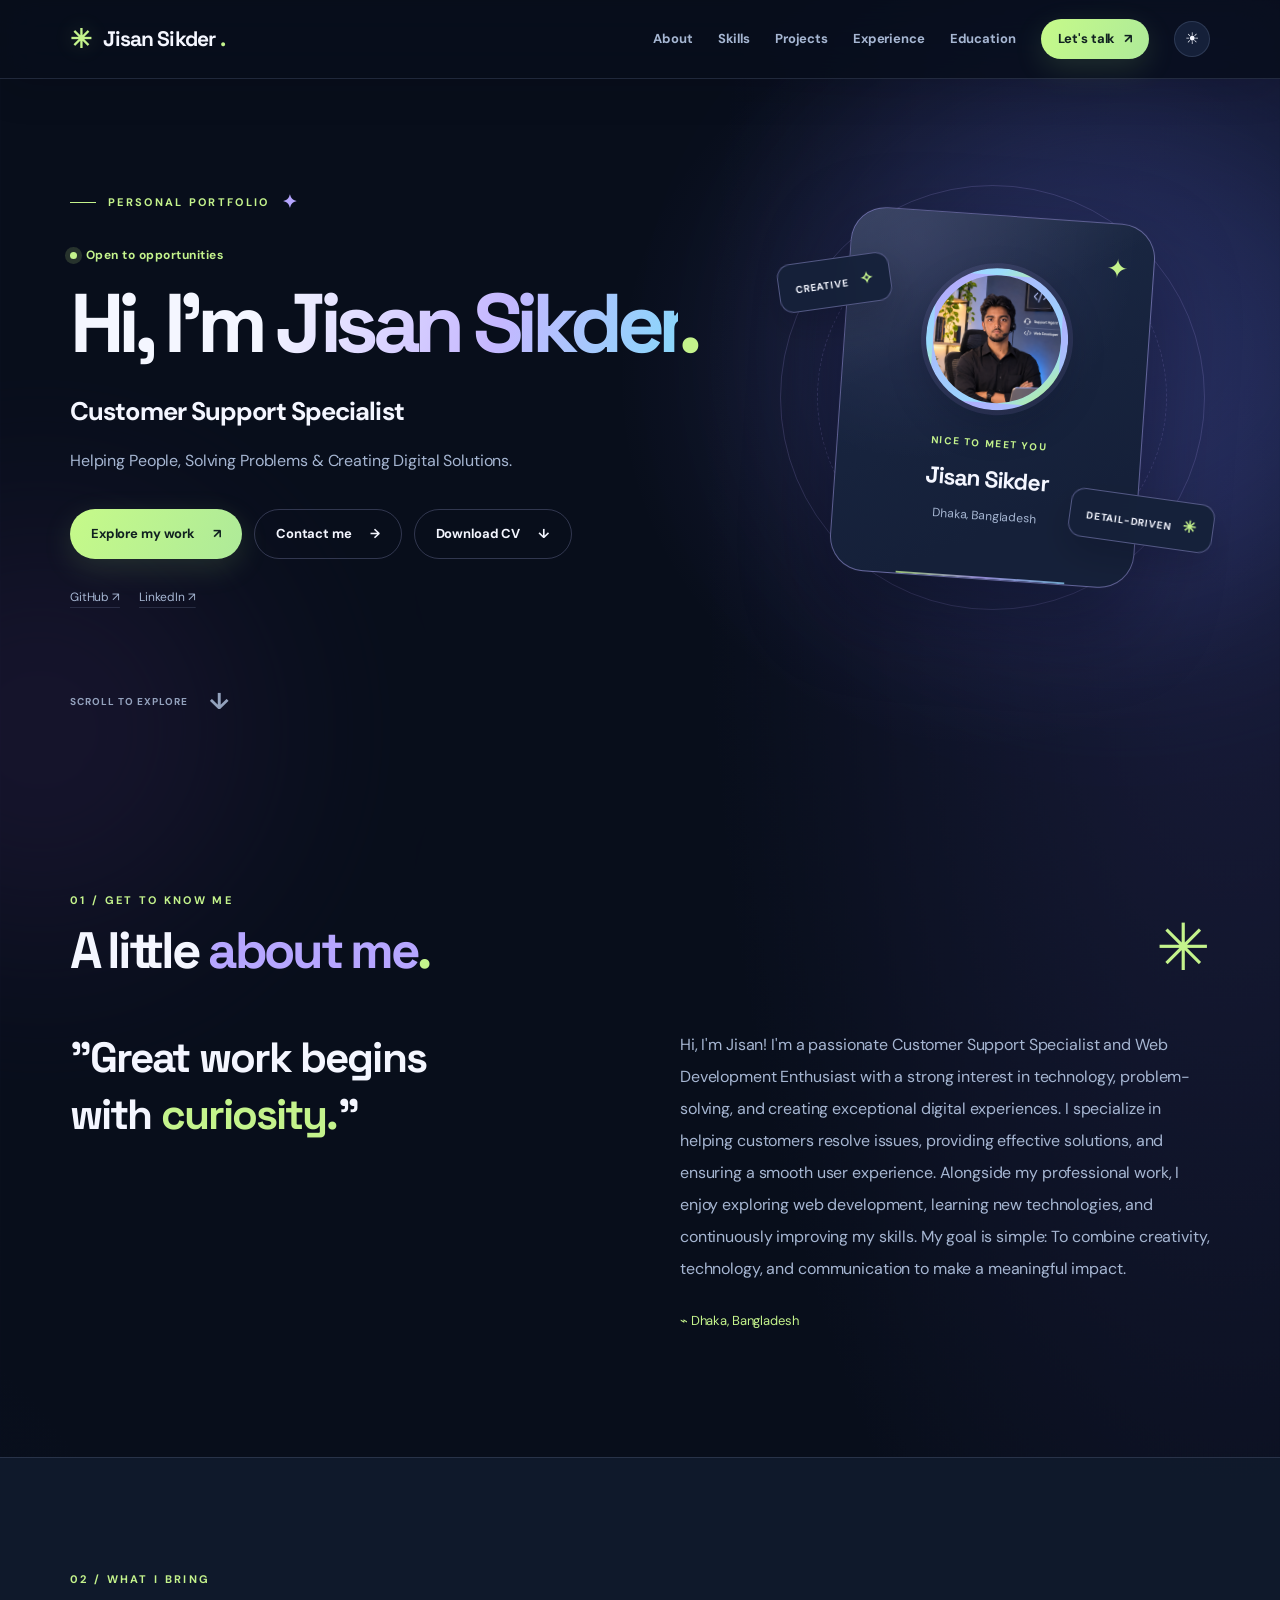
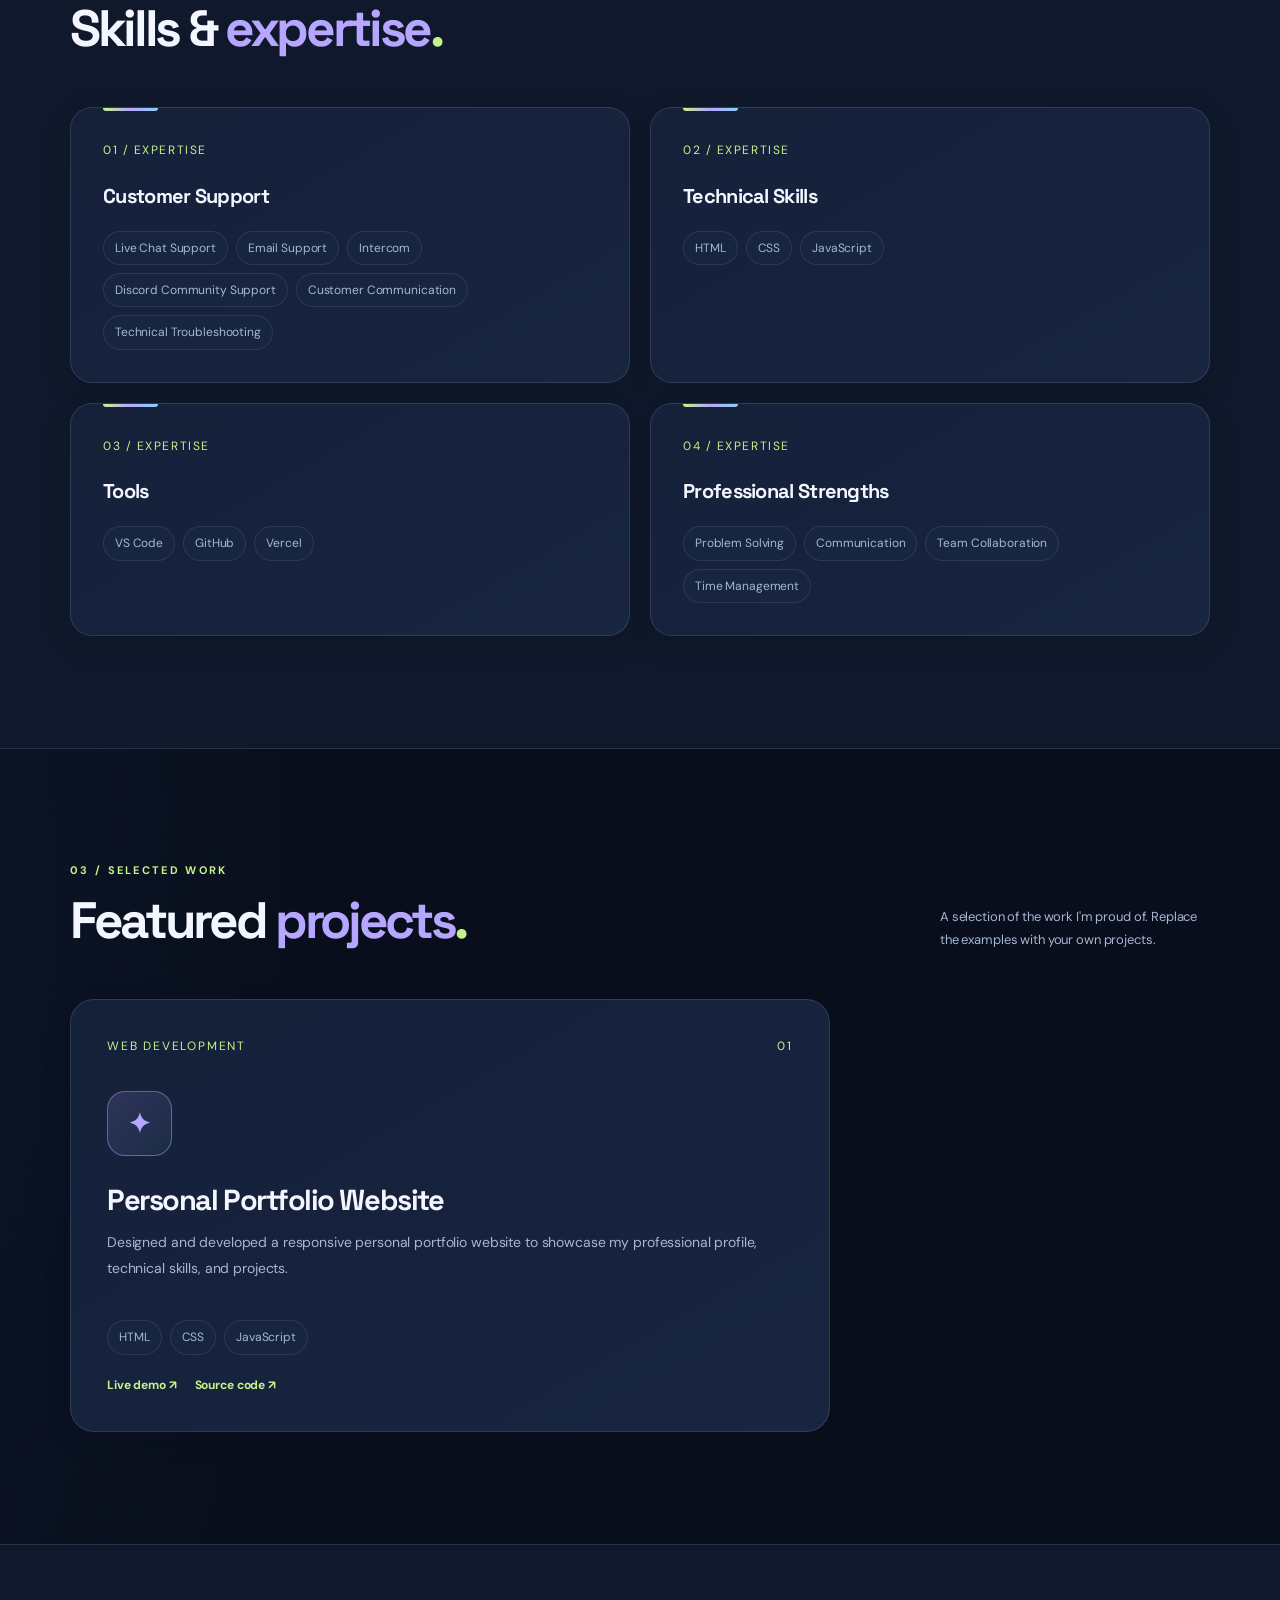
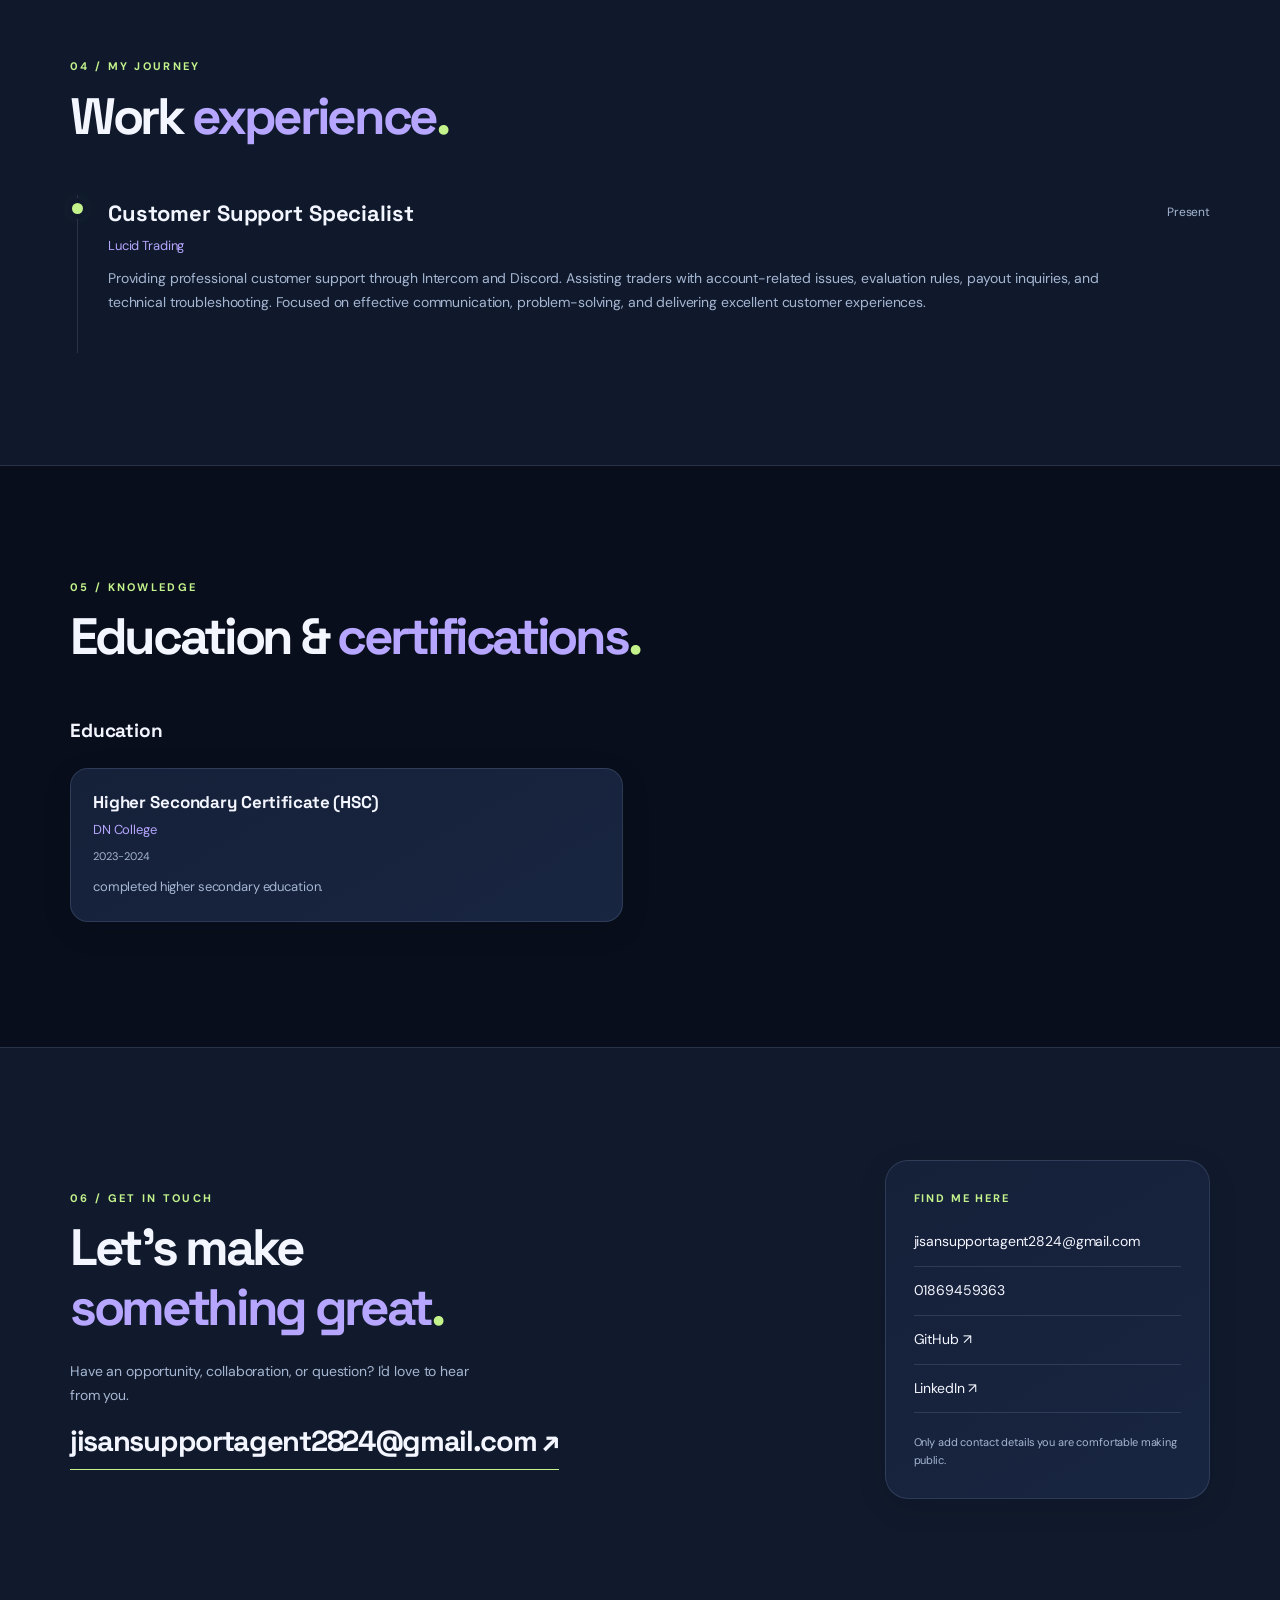
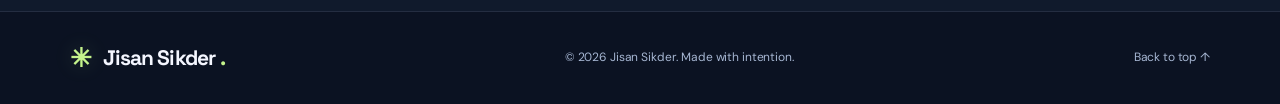
<file: index.html>
<!DOCTYPE html>
<html lang="en">
<head>
  <meta charset="UTF-8" />
  <meta name="viewport" content="width=device-width, initial-scale=1" />
  <meta name="theme-color" content="#0b1020" />
 
<meta name="description" content="Jisan Sikder is a Customer Support Specialist and Web Development Enthusiast based in Dhaka, Bangladesh. Explore his skills, experience, and projects.">

  <title>Jisan Sikder | Customer Support Specialist</title>
<link rel="icon" type="image/svg+xml" href="favicon.svg">
  
<link rel="canonical" href="https://myportfoliovercelready.vercel.app/">

  <link rel="stylesheet" href="style.css" />
  <link rel="stylesheet" href="premium-overrides.css">
  <script src="data.js"></script>
  <script src="script.js" defer></script>
</head>
<body>
  <a href="#main" class="skip-link">Skip to content</a>
  <div class="glow glow-one" aria-hidden="true"></div>
  <div class="glow glow-two" aria-hidden="true"></div>
  <header class="site-header" id="top">
    <nav class="nav container" aria-label="Main navigation">
      <a href="#top" class="wordmark" aria-label="Back to top"><span class="brand-symbol">✳</span><span id="brand-name">Your Name</span><span class="brand-period">.</span></a>
      <button class="nav-toggle" id="nav-toggle" type="button" aria-expanded="false" aria-controls="nav-links" aria-label="Open menu"><span></span><span></span><span></span></button>
      <div class="nav-links" id="nav-links">
        <a href="#about">About</a>
        <a href="#skills">Skills</a>
        <a href="#projects">Projects</a>
        <a href="#experience">Experience</a>
        <a href="#education">Education</a>
        <a href="#contact" class="nav-contact">Let's talk <span aria-hidden="true">↗</span></a>
        <button class="theme-switch" id="theme-switch" type="button" aria-label="Toggle dark and light theme" title="Toggle theme">☀</button>
      </div>
    </nav>
  </header>

  <main id="main">
    <section class="hero container" aria-labelledby="hero-name">
      <div class="hero-main">
        <div class="hero-copy">
          <p class="eyebrow"><span class="eyebrow-line"></span> PERSONAL PORTFOLIO <span class="star">✦</span></p>
          <p id="availability" class="availability"></p>
          <h1>Hi, I'm <span id="hero-name" class="gradient-text">Your Name</span><span class="dot">.</span></h1>
          <p class="hero-role" id="hero-role">Your Professional Title</p>
          <p class="hero-tagline" id="hero-tagline">Your standout one-line professional introduction.</p>
          <div class="hero-actions">
            <a class="btn btn-primary" href="#projects">Explore my work <span aria-hidden="true">↗</span></a>
            <a class="btn btn-outline" href="#contact">Contact me <span aria-hidden="true">→</span></a>
            <a class="btn btn-outline hide" id="resume-link" href="#" download>Download CV <span aria-hidden="true">↓</span></a>
          </div>
          <div class="hero-social" id="hero-social" aria-label="Social links"></div>
        </div>
        <div class="hero-visual" aria-label="Personal introduction graphic">
          <div class="orbit orbit-one"></div><div class="orbit orbit-two"></div>
          <div class="profile-card">
            <div class="profile-corner">✦</div>
            <div id="profile-picture" class="avatar" aria-hidden="true">YN</div>
            <span class="profile-label">NICE TO MEET YOU</span>
            <strong id="profile-name">Your Name</strong>
            <span id="profile-location" class="profile-location">Your City, Country</span>
          </div>
          <div class="float-tag tag-one">CREATIVE <span>✧</span></div>
          <div class="float-tag tag-two">DETAIL-DRIVEN <span>✳</span></div>
        </div>
      </div>
      <div class="scroll-hint">SCROLL TO EXPLORE <span aria-hidden="true">↓</span></div>
    </section>

    <section class="section container" id="about" aria-labelledby="about-title">
      <div class="section-title-row"><div><p class="eyebrow">01 / GET TO KNOW ME</p><h2 id="about-title">A little <em>about me</em><span class="dot">.</span></h2></div><span class="section-decoration">✳</span></div>
      <div class="about-layout"><div class="large-quote">"Great work begins with <span>curiosity.</span>"</div><div><div id="about-body" class="about-body"></div><p class="location-line">⌁ <span id="about-location">Your City, Country</span></p></div></div>
    </section>

    <section class="section section-tinted" id="skills" aria-labelledby="skills-title">
      <div class="container"><div class="section-title-row"><div><p class="eyebrow">02 / WHAT I BRING</p><h2 id="skills-title">Skills &amp; <em>expertise</em><span class="dot">.</span></h2></div></div><div id="skills-grid" class="skills-grid"></div></div>
    </section>

    <section class="section container" id="projects" aria-labelledby="projects-title">
      <div class="section-title-row"><div><p class="eyebrow">03 / SELECTED WORK</p><h2 id="projects-title">Featured <em>projects</em><span class="dot">.</span></h2></div><p class="section-intro">A selection of the work I'm proud of. Replace the examples with your own projects.</p></div><div id="projects-grid" class="projects-grid"></div>
    </section>

    <section class="section section-tinted" id="experience" aria-labelledby="experience-title">
      <div class="container"><div class="section-title-row"><div><p class="eyebrow">04 / MY JOURNEY</p><h2 id="experience-title">Work <em>experience</em><span class="dot">.</span></h2></div></div><div id="experience-list" class="timeline"></div></div>
    </section>

    <section class="section container" id="education" aria-labelledby="education-title">
      <div class="section-title-row"><div><p class="eyebrow">05 / KNOWLEDGE</p><h2 id="education-title">Education &amp; <em>certifications</em><span class="dot">.</span></h2></div></div><div class="education-grid"><div><h3 class="subsection-title">Education</h3><div id="education-list" class="education-list"></div></div><div id="cert-wrap"><h3 class="subsection-title">Certifications</h3><div id="cert-list" class="education-list"></div></div></div>
    </section>

    <section class="section contact-section" id="contact" aria-labelledby="contact-title">
      <div class="container contact-layout"><div><p class="eyebrow">06 / GET IN TOUCH</p><h2 id="contact-title">Let's make<br/><em>something great</em><span class="dot">.</span></h2><p id="contact-intro" class="contact-intro">Have an opportunity, collaboration, or question? I'd love to hear from you.</p><a class="big-email" id="contact-email" href="mailto:you@example.com">you@example.com <span aria-hidden="true">↗</span></a></div><div class="contact-card"><p class="contact-card-label">FIND ME HERE</p><div id="contact-links" class="contact-links"></div><p class="privacy-note">Only add contact details you are comfortable making public.</p></div></div>
    </section>
  </main>

  <footer class="footer"><div class="container footer-inner"><a class="wordmark" href="#top"><span class="brand-symbol">✳</span><span id="footer-name">Your Name</span><span class="brand-period">.</span></a><p>© <span id="year"></span> <span id="copyright-name">Your Name</span>. Made with intention.</p><a href="#top" class="back-to-top">Back to top ↑</a></div></footer>
</body>
</html>
</file>
<file: style.css>
@import url('https://fonts.googleapis.com/css2?family=DM+Sans:wght@400;500;600;700&family=Space+Grotesk:wght@400;500;600;700&display=swap');
:root{--bg:#0b1020;--bg-tinted:#10172b;--card:#141c34;--card2:#192440;--text:#eef2ff;--muted:#9ba9c7;--border:rgba(194,211,255,.13);--accent:#b7f36a;--purple:#a998fb;--blue:#8ad5fe;--shadow:0 25px 60px rgba(0,0,0,.25);color-scheme:dark}
:root[data-theme="light"]{--bg:#f7f8fd;--bg-tinted:#eef2fa;--card:#fff;--card2:#e9eff9;--text:#19213b;--muted:#5d6681;--border:rgba(35,50,90,.14);--accent:#4c7920;--purple:#6953d5;--blue:#2867a3;--shadow:0 20px 50px rgba(40,55,100,.09);color-scheme:light}
*{box-sizing:border-box}html{scroll-behavior:smooth;scroll-padding-top:90px}body{margin:0;background:var(--bg);color:var(--text);font:16px/1.7 'DM Sans',sans-serif;overflow-x:hidden}a{color:inherit;text-decoration:none}button{font:inherit}a:focus-visible,button:focus-visible{outline:3px solid var(--accent);outline-offset:4px}::selection{background:var(--accent);color:var(--bg)}.container{width:min(1140px,calc(100% - 48px));margin-inline:auto}.hide{display:none!important}.dot{color:var(--accent)}.glow{position:absolute;pointer-events:none;filter:blur(100px);opacity:.28;border-radius:50%;z-index:-1}.glow-one{top:80px;right:-150px;width:620px;height:540px;background:#334b9a}.glow-two{top:520px;left:-170px;width:420px;height:420px;background:#3d265c}.skip-link{position:absolute;left:-100vw;top:6px;padding:10px;background:var(--accent);color:#111;z-index:100}.skip-link:focus{left:8px}.site-header{position:sticky;top:0;z-index:20;border-bottom:1px solid var(--border);background:color-mix(in srgb,var(--bg) 85%,transparent);backdrop-filter:blur(20px)}.nav{height:78px;display:flex;align-items:center;justify-content:space-between;gap:22px}.wordmark{font-family:'Space Grotesk',sans-serif;white-space:nowrap;font-size:21px;font-weight:700;display:inline-flex;align-items:center;gap:5px}.brand-symbol{color:var(--accent);font-size:26px;padding-right:7px}.brand-period{color:var(--accent)}.nav-links{display:flex;align-items:center;gap:25px}.nav-links>a{font-size:13px;font-weight:700;color:var(--muted);transition:color .2s}.nav-links>a:hover{color:var(--text)}.nav-links>a.nav-contact{background:var(--accent);color:var(--bg);padding:9px 17px;border-radius:30px}.nav-contact span{margin-left:6px}.theme-switch{border:1px solid var(--border);color:var(--text);background:var(--card);width:36px;height:36px;border-radius:50%;cursor:pointer}.nav-toggle{display:none;background:none;border:0;cursor:pointer;padding:7px}.nav-toggle span{display:block;width:23px;height:2px;background:var(--text);margin:5px 0}.hero{min-height:700px;padding-top:93px;position:relative}.hero-main{display:grid;grid-template-columns:1.2fr .8fr;gap:50px;align-items:center}.eyebrow{font-size:11px;color:var(--accent);font-weight:700;letter-spacing:.19em;display:flex;gap:12px;align-items:center;text-transform:uppercase}.eyebrow-line{width:26px;height:1px;background:var(--accent)}.star{color:var(--purple);font-size:18px}.availability{margin:28px 0 10px;color:var(--accent);font-size:12px;letter-spacing:.05em;font-weight:700}.availability:not(:empty):before{content:'';display:inline-block;width:7px;height:7px;background:var(--accent);border-radius:50%;margin-right:9px;box-shadow:0 0 0 5px color-mix(in srgb,var(--accent) 16%,transparent)}h1,h2,h3,p{margin-top:0}h1,h2,h3,.large-quote,.profile-card strong{font-family:'Space Grotesk',sans-serif}h1{font-size:clamp(55px,6.5vw,99px);line-height:1.03;letter-spacing:-.075em;max-width:770px;margin:14px 0 24px;font-weight:700}.gradient-text{background:linear-gradient(105deg,var(--text),var(--purple) 60%,var(--blue));color:transparent;background-clip:text;-webkit-background-clip:text}.hero-role{font-size:clamp(20px,2vw,28px);font-weight:600;letter-spacing:-.035em;margin-bottom:13px}.hero-tagline{color:var(--muted);max-width:530px;font-size:16px;line-height:1.85}.hero-actions{display:flex;gap:12px;flex-wrap:wrap;margin-top:32px}.btn{display:inline-flex;align-items:center;gap:18px;font-size:13px;font-weight:700;border-radius:40px;padding:13px 21px;transition:transform .2s}.btn:hover{transform:translateY(-3px)}.btn-primary{background:var(--accent);color:var(--bg)}.btn-outline{border:1px solid var(--border);color:var(--text)}.hero-social{display:flex;gap:19px;margin-top:28px;flex-wrap:wrap}.hero-social a{color:var(--muted);font-size:12px;text-decoration:underline;text-decoration-color:var(--border);text-underline-offset:5px}.hero-social a:hover{color:var(--accent)}.hero-visual{position:relative;min-height:450px;display:grid;place-items:center}.orbit{position:absolute;border:1px solid var(--border);border-radius:50%;width:425px;height:425px}.orbit-two{width:350px;height:350px;border-style:dashed;transform:rotate(25deg)}.profile-card{position:relative;display:flex;flex-direction:column;align-items:center;justify-content:center;text-align:center;background:linear-gradient(160deg,var(--card2),var(--card));border:1px solid var(--border);border-radius:35px;width:305px;height:365px;box-shadow:var(--shadow);transform:rotate(4deg)}.profile-corner{position:absolute;right:25px;top:22px;color:var(--accent);font-size:26px}.avatar{width:135px;height:135px;border-radius:50%;display:grid;place-items:center;margin-bottom:25px;background:linear-gradient(140deg,#a998fb,#8ad5fe 75%,#b7f36a);color:#152035;font-size:40px;font-family:'Space Grotesk',sans-serif;font-weight:700;letter-spacing:-.06em;border:7px solid rgba(255,255,255,.13);overflow:hidden}.avatar img{width:100%;height:100%;object-fit:cover}.profile-label{font-size:10px;font-weight:700;color:var(--accent);letter-spacing:.16em;margin-bottom:8px}.profile-card strong{font-size:23px;letter-spacing:-.04em}.profile-location{font-size:12px;color:var(--muted);margin-top:7px}.float-tag{position:absolute;z-index:2;border:1px solid var(--border);background:var(--card);padding:10px 16px;border-radius:14px;color:var(--text);font-size:10px;letter-spacing:.08em;font-weight:700;box-shadow:var(--shadow)}.float-tag span{color:var(--accent);margin-left:9px;font-size:16px}.tag-one{left:1%;top:19%;transform:rotate(-8deg)}.tag-two{right:-1%;bottom:17%;transform:rotate(8deg)}.scroll-hint{margin-top:60px;display:flex;justify-content:space-between;align-items:center;max-width:160px;color:var(--muted);font-size:10px;font-weight:700;letter-spacing:.1em}.scroll-hint span{font-size:23px}.section{padding-block:115px}.section-tinted{background:var(--bg-tinted);border-block:1px solid var(--border)}.section-title-row{display:flex;justify-content:space-between;gap:20px;align-items:end;margin-bottom:45px}.section-title-row h2,.contact-section h2{font-size:clamp(34px,4vw,59px);line-height:1.17;letter-spacing:-.065em;margin:10px 0 0}.section-title-row h2 em,.contact-section h2 em{font-style:normal;color:var(--purple)}.section-decoration{font-size:65px;color:var(--accent);line-height:1}.section-intro{max-width:270px;font-size:13px;color:var(--muted);margin-bottom:0}.about-layout{display:grid;grid-template-columns:1fr 1fr;gap:80px;align-items:start}.large-quote{font-size:clamp(26px,3.3vw,44px);line-height:1.35;letter-spacing:-.045em;font-weight:700;max-width:460px}.large-quote span{color:var(--accent)}.about-body p{color:var(--muted);line-height:1.95}.location-line{color:var(--accent);font-size:13px;margin-top:25px}.skills-grid{display:grid;grid-template-columns:repeat(3,1fr);gap:18px}.skill-card{border:1px solid var(--border);background:var(--card);border-radius:20px;padding:28px;min-height:208px}.skill-card h3{font-size:18px;letter-spacing:-.03em;margin-bottom:18px}.skill-number{font-size:12px;color:var(--accent);display:block;margin-bottom:18px}.tags{display:flex;flex-wrap:wrap;gap:8px}.tag{font-size:12px;color:var(--muted);border:1px solid var(--border);padding:6px 11px;border-radius:18px}.projects-grid{display:grid;grid-template-columns:repeat(2,1fr);gap:20px}.project-card{border:1px solid var(--border);border-radius:23px;padding:29px;background:var(--card);transition:transform .2s,border-color .2s}.project-card:hover{transform:translateY(-4px);border-color:var(--purple)}.project-top{display:flex;justify-content:space-between;align-items:center}.project-top span{color:var(--accent);font-size:12px;letter-spacing:.15em}.project-mark{width:65px;height:65px;border:1px solid var(--border);border-radius:18px;display:grid;place-items:center;color:var(--purple);font:700 27px 'Space Grotesk',sans-serif;margin:35px 0 19px}.project-card h3{font-size:26px;letter-spacing:-.05em;margin-bottom:6px}.project-card p{color:var(--muted);font-size:14px;margin-bottom:20px;min-height:70px}.project-card .tags{margin-bottom:20px}.project-links{display:flex;gap:18px;font-size:12px;font-weight:700;color:var(--accent)}.project-links a:hover{text-decoration:underline}.timeline{border-left:1px solid var(--border);padding-left:30px;margin-left:7px}.timeline-item{position:relative;display:flex;justify-content:space-between;gap:28px;padding-bottom:38px}.timeline-item:before{content:'';position:absolute;left:-36px;top:8px;width:11px;height:11px;border-radius:50%;background:var(--accent);box-shadow:0 0 0 5px var(--bg-tinted)}.timeline-item h3{font-size:22px;margin:0 0 3px}.timeline-item .org{color:var(--purple);font-size:13px;margin-bottom:10px}.timeline-item p{color:var(--muted);font-size:14px;margin-bottom:0}.period{white-space:nowrap;color:var(--muted);font-size:12px;padding-top:7px}.education-grid{display:grid;grid-template-columns:1fr 1fr;gap:35px}.subsection-title{font-size:19px;margin-bottom:20px}.education-item{border:1px solid var(--border);background:var(--card);padding:22px;border-radius:17px;margin-bottom:13px}.education-item h4{margin:0;font:700 17px 'Space Grotesk',sans-serif}.education-item .org{font-size:13px;color:var(--purple);margin:6px 0 0}.education-item .edu-period{font-size:11px;color:var(--muted);margin-top:6px}.education-item .edu-desc{font-size:13px;color:var(--muted);margin:7px 0 0}.education-item a{font-size:12px;color:var(--accent)}.contact-section{background:var(--bg-tinted);border-top:1px solid var(--border)}.contact-layout{display:grid;grid-template-columns:1.4fr .6fr;gap:55px;align-items:center}.contact-section h2{margin-bottom:22px}.contact-intro{color:var(--muted);font-size:14px;max-width:400px}.big-email{display:inline-block;font:700 clamp(17px,2.6vw,29px) 'Space Grotesk',sans-serif;letter-spacing:-.045em;border-bottom:1px solid var(--accent);padding-bottom:10px;overflow-wrap:anywhere}.big-email span{color:var(--accent)}.contact-card{border:1px solid var(--border);background:var(--card);padding:28px;border-radius:20px}.contact-card-label{color:var(--accent);letter-spacing:.17em;font-weight:700;font-size:11px}.contact-links a,.contact-links p{display:block;border-bottom:1px solid var(--border);padding:12px 0;color:var(--text);font-size:14px;margin:0}.contact-links a span{float:right;color:var(--accent)}.privacy-note{font-size:11px;color:var(--muted);line-height:1.6;margin:21px 0 0}.footer{border-top:1px solid var(--border);padding:24px 0}.footer-inner{display:flex;align-items:center;justify-content:space-between;gap:20px}.footer p,.back-to-top{color:var(--muted);font-size:12px;margin:0}.empty-state{font-size:14px;color:var(--muted);padding:20px;border:1px dashed var(--border);border-radius:14px}
@media(max-width:980px){.nav-links{gap:14px}.hero-main{gap:20px}.hero-visual{transform:scale(.85);transform-origin:center}.skills-grid{grid-template-columns:repeat(2,1fr)}}
@media(max-width:760px){.container{width:min(100% - 36px,1140px)}.nav{height:70px}.nav-toggle{display:block;z-index:22}.nav-links{display:none;position:absolute;top:70px;left:0;right:0;padding:18px;background:var(--card);border-bottom:1px solid var(--border);flex-direction:column;align-items:stretch;gap:9px}.nav-links.open{display:flex}.nav-links>a{padding:8px}.nav-links>a.nav-contact{text-align:center}.theme-switch{align-self:flex-start}.hero{padding-top:58px;min-height:auto}.hero-main{grid-template-columns:1fr;gap:10px}.hero-visual{transform:scale(.88);min-height:430px}.scroll-hint{margin-top:5px}.section{padding-block:75px}.about-layout,.education-grid,.contact-layout{grid-template-columns:1fr;gap:25px}.skills-grid,.projects-grid{grid-template-columns:1fr}.section-title-row{align-items:start}.section-intro{display:none}.section-decoration{display:none}.footer-inner{flex-wrap:wrap}.timeline-item{flex-direction:column;gap:0}.period{order:-1;margin-bottom:8px}}@media(max-width:400px){h1{font-size:49px}.hero-visual{transform:scale(.72);margin:-35px 0}.hero-actions .btn{padding:12px 16px;font-size:12px}.hero{padding-top:40px}.profile-card{width:300px}}
@media(prefers-reduced-motion:reduce){html{scroll-behavior:auto}*,*:before,*:after{transition:none!important;animation:none!important}}
</file>
<file: premium-overrides.css>
/* =============================================================
   JISAN SIKDER | SIGNATURE PORTFOLIO — PROFESSIONAL EDITION V2
   Add AFTER style.css. Do not replace your original style.css.
   Compatible with current portfolio HTML / data.js / script.js.
   ============================================================= */

/* 01 — Restrained executive palette */
:root {
  --bg: #080e1b;
  --bg-tinted: #101a2c;
  --card: #152039;
  --card2: #1b2945;
  --text: #f4f6ff;
  --muted: #a6b6d2;
  --border: rgba(192, 210, 250, .14);
  --accent: #c4f38c;
  --purple: #b6a6ff;
  --blue: #8bd0f9;
  --shadow: 0 28px 70px rgba(1, 5, 18, .33);
  --premium-line: linear-gradient(90deg, var(--accent), var(--purple), var(--blue));
}
:root[data-theme="light"] {
  --bg: #f7f9fd;
  --bg-tinted: #eff3fa;
  --card: #fff;
  --card2: #f1f4fb;
  --text: #1a2743;
  --muted: #566680;
  --border: rgba(33, 52, 91, .15);
  --accent: #39651b;
  --purple: #6a50c7;
  --blue: #286d9c;
  --shadow: 0 24px 60px rgba(28, 44, 80, .10);
}

/* 02 — Page atmosphere and more deliberate typography */
body {
  background:
    radial-gradient(ellipse 55% 36% at 96% 10%, rgba(111, 98, 218, .16), transparent 75%),
    radial-gradient(ellipse 48% 32% at -12% 51%, rgba(53, 102, 191, .095), transparent 78%),
    var(--bg);
  letter-spacing: -.008em;
  -webkit-font-smoothing: antialiased;
}
:root[data-theme="light"] body {
  background:
    radial-gradient(ellipse 62% 30% at 92% 12%, rgba(164, 155, 235, .10), transparent 75%),
    var(--bg);
}
h1, h2, h3 { text-wrap: balance; }
a, button { -webkit-tap-highlight-color: transparent; }
a:focus-visible, button:focus-visible { outline: 2px solid var(--accent); outline-offset: 4px; }

/* 03 — Top navigation: subtle glass and active-feeling links */
.site-header {
  border-bottom: 1px solid var(--border);
  background: color-mix(in srgb, var(--bg) 83%, transparent);
  backdrop-filter: saturate(135%) blur(20px);
  -webkit-backdrop-filter: saturate(135%) blur(20px);
  box-shadow: 0 12px 38px rgba(1, 6, 18, .12);
}
.wordmark { letter-spacing: -.045em; }
.brand-symbol, .brand-period { text-shadow: 0 0 22px rgba(195, 243, 140, .2); }
.nav-links > a:not(.nav-contact) { position: relative; }
.nav-links > a:not(.nav-contact)::after {
  content: "";
  position: absolute;
  left: 0; right: 100%; bottom: -8px;
  height: 2px;
  background: var(--premium-line);
  border-radius: 20px;
  transition: right .25s ease;
}
.nav-links > a:not(.nav-contact):hover::after { right: 0; }
.theme-switch { transition: transform .25s ease, border-color .25s ease; }

/* 04 — Hero: intentional editorial composition */
.hero { isolation: isolate; }
.hero::after {
  content: "";
  position: absolute;
  z-index: -1;
  pointer-events: none;
  width: min(60vw, 780px);
  height: min(60vw, 780px);
  right: -14%; top: -12%;
  border-radius: 50%;
  background: radial-gradient(circle, rgba(145, 128, 247, .14), transparent 68%);
}
.eyebrow { letter-spacing: .21em; }
.availability { letter-spacing: .04em; }
.hero h1 {
  letter-spacing: -.079em;
  line-height: 1.035;
  text-wrap: balance;
}
.gradient-text {
  background: linear-gradient(108deg, var(--text) 0%, #c5b7ff 55%, #8cd5fb 96%);
  -webkit-background-clip: text;
  background-clip: text;
  color: transparent;
}
:root[data-theme="light"] .gradient-text {
  background: linear-gradient(108deg, var(--text) 0%, #7461c8 58%, #337cad 100%);
  -webkit-background-clip: text;
  background-clip: text;
  color: transparent;
}
.hero-role { font-weight: 700; letter-spacing: -.035em; }
.hero-tagline { max-width: 550px; line-height: 1.9; }
.scroll-hint { opacity: .88; }

/* 05 — Confident call-to-action buttons */
.btn, .nav-links > a.nav-contact {
  border-radius: 999px;
  transition: transform .25s ease, box-shadow .25s ease, border-color .25s ease, background .25s ease;
}
.btn-primary, .nav-links > a.nav-contact {
  background: linear-gradient(115deg, #c6fa89 0%, #aeea99 100%);
  color: #102020;
  box-shadow: 0 9px 30px rgba(168, 231, 124, .14);
}
.btn-outline { border-color: color-mix(in srgb, var(--border) 90%, var(--purple)); }
.btn-outline:hover { background: color-mix(in srgb, var(--purple) 9%, transparent); }
.hero-social a { text-underline-offset: 6px; transition: color .2s ease; }

/* 06 — Signature personal profile card */
.profile-card {
  overflow: hidden;
  background:
    radial-gradient(circle at 22% 8%, rgba(181, 164, 255, .12), transparent 54%),
    linear-gradient(155deg, var(--card2), var(--card) 78%);
  border: 1px solid color-mix(in srgb, var(--purple) 35%, var(--border));
  box-shadow: 0 35px 85px rgba(1, 5, 18, .39), 0 0 0 1px rgba(255, 255, 255, .02);
  transition: transform .4s cubic-bezier(.2,.75,.3,1), box-shadow .4s ease, border-color .4s ease;
}
.profile-card::before {
  content: "";
  position: absolute;
  inset: 0;
  border-radius: inherit;
  background: linear-gradient(150deg, rgba(255,255,255,.08), transparent 35%);
  pointer-events: none;
}
.profile-card::after {
  content: "";
  position: absolute;
  left: 22%; right: 22%; bottom: 0;
  height: 2px;
  background: var(--premium-line);
  opacity: .76;
}
.avatar {
  width: 142px;
  height: 142px;
  box-shadow: 0 0 0 5px rgba(185, 169, 255, .10), 0 14px 38px rgba(4, 8, 25, .22);
}
.avatar img { transition: transform .5s ease; }
.float-tag {
  background: color-mix(in srgb, var(--card) 94%, transparent);
  border-color: color-mix(in srgb, var(--purple) 28%, var(--border));
  backdrop-filter: blur(13px);
  -webkit-backdrop-filter: blur(13px);
  box-shadow: 0 16px 34px rgba(0, 5, 18, .18);
}
.orbit { border-color: color-mix(in srgb, var(--purple) 18%, transparent); }

/* 07 — Consistent section rhythm and polished headlines */
.section { padding-block: 112px; }
.section-title-row { margin-bottom: 48px; }
.section-title-row h2, .contact-section h2 { letter-spacing: -.065em; }
.section-title-row h2 em, .contact-section h2 em { color: var(--purple); }
.large-quote { text-wrap: balance; }
.about-body p { line-height: 2; }
.section-tinted { background: color-mix(in srgb, var(--bg-tinted) 96%, transparent); }

/* 08 — Skills: designed like capability panels, not generic boxes */
.skills-grid { grid-template-columns: repeat(2, minmax(0, 1fr)); gap: 20px; }
.skill-card, .project-card, .education-item, .contact-card {
  border: 1px solid var(--border);
  background: linear-gradient(150deg, var(--card) 0%, var(--card2) 165%);
  box-shadow: 0 8px 30px rgba(0, 6, 22, .10);
  transition: transform .3s ease, border-color .3s ease, box-shadow .3s ease;
}
.skill-card {
  position: relative;
  overflow: hidden;
  padding: 32px;
  min-height: 225px;
  border-radius: 22px;
}
.skill-card::before {
  content: "";
  position: absolute;
  top: 0; left: 32px;
  width: 55px; height: 3px;
  border-radius: 0 0 6px 6px;
  background: var(--premium-line);
}
.skill-card h3 { font-size: 20px; letter-spacing: -.035em; }
.skill-number { letter-spacing: .13em; }
.tag {
  background: color-mix(in srgb, var(--card2) 55%, transparent);
  color: var(--muted);
  border-color: color-mix(in srgb, var(--border) 78%, transparent);
  transition: color .2s ease, border-color .2s ease;
}

/* 09 — Project case study: more emphasis on real work */
.project-card { padding: 36px; border-radius: 24px; }
.project-card .project-mark {
  background: linear-gradient(135deg, rgba(173, 154, 250, .17), rgba(122, 210, 252, .06));
  border-color: color-mix(in srgb, var(--purple) 34%, var(--border));
}
.project-card h3 { font-size: clamp(24px, 2.4vw, 29px); }
.project-card p { line-height: 1.85; }
.project-links a { text-underline-offset: 5px; }
.projects-grid > .project-card:only-child { grid-column: 1 / -1; max-width: 760px; }

/* 10 — Experience, education, and contact: clean and readable */
.timeline-item::before {
  box-shadow: 0 0 0 5px var(--bg-tinted), 0 0 15px rgba(181, 239, 143, .18);
}
.education-item { border-radius: 18px; }
.contact-card { border-radius: 23px; }
.big-email { transition: color .25s ease; }
.big-email:hover { color: var(--purple); }
.footer { background: color-mix(in srgb, var(--bg-tinted) 42%, transparent); }

/* 11 — Micro-interactions for mouse / trackpad users only */
@media (hover: hover) and (pointer: fine) {
  .btn:hover, .nav-links > a.nav-contact:hover { transform: translateY(-3px); }
  .btn-primary:hover, .nav-links > a.nav-contact:hover { box-shadow: 0 14px 32px rgba(172, 233, 130, .24); }
  .profile-card:hover {
    transform: rotate(0deg) translateY(-7px);
    border-color: color-mix(in srgb, var(--purple) 65%, var(--border));
    box-shadow: 0 44px 95px rgba(1, 5, 18, .47), 0 0 50px rgba(152, 130, 243, .10);
  }
  .profile-card:hover .avatar img { transform: scale(1.055); }
  .skill-card:hover, .project-card:hover, .contact-card:hover {
    transform: translateY(-5px);
    border-color: color-mix(in srgb, var(--purple) 58%, var(--border));
    box-shadow: 0 20px 45px rgba(1, 5, 18, .20);
  }
  .skill-card:hover .tag { border-color: color-mix(in srgb, var(--purple) 33%, var(--border)); }
  .education-item:hover { border-color: var(--purple); }
  .theme-switch:hover { transform: rotate(12deg); border-color: var(--purple); }
}

/* 12 — Mobile usability stays first-class */
@media (max-width: 980px) {
  .hero::after { right: -25%; }
}
@media (max-width: 760px) {
  .section { padding-block: 76px; }
  .skills-grid { grid-template-columns: 1fr; }
  .skill-card { min-height: auto; padding: 26px; }
  .project-card { padding: 27px; }
  .profile-card { box-shadow: 0 23px 56px rgba(1, 5, 18, .28); }
  .nav-links > a:not(.nav-contact)::after { display: none; }
  .hero::after { width: 95%; height: 58%; right: -42%; top: 7%; }
}
@media (max-width: 400px) {
  .avatar { width: 135px; height: 135px; }
  .profile-card { width: 300px; }
  .hero h1 { letter-spacing: -.065em; }
}
@media (prefers-reduced-motion: reduce) {
  *, *::before, *::after {
    animation: none !important;
    scroll-behavior: auto !important;
    transition-duration: .01ms !important;
  }
}
</file>
